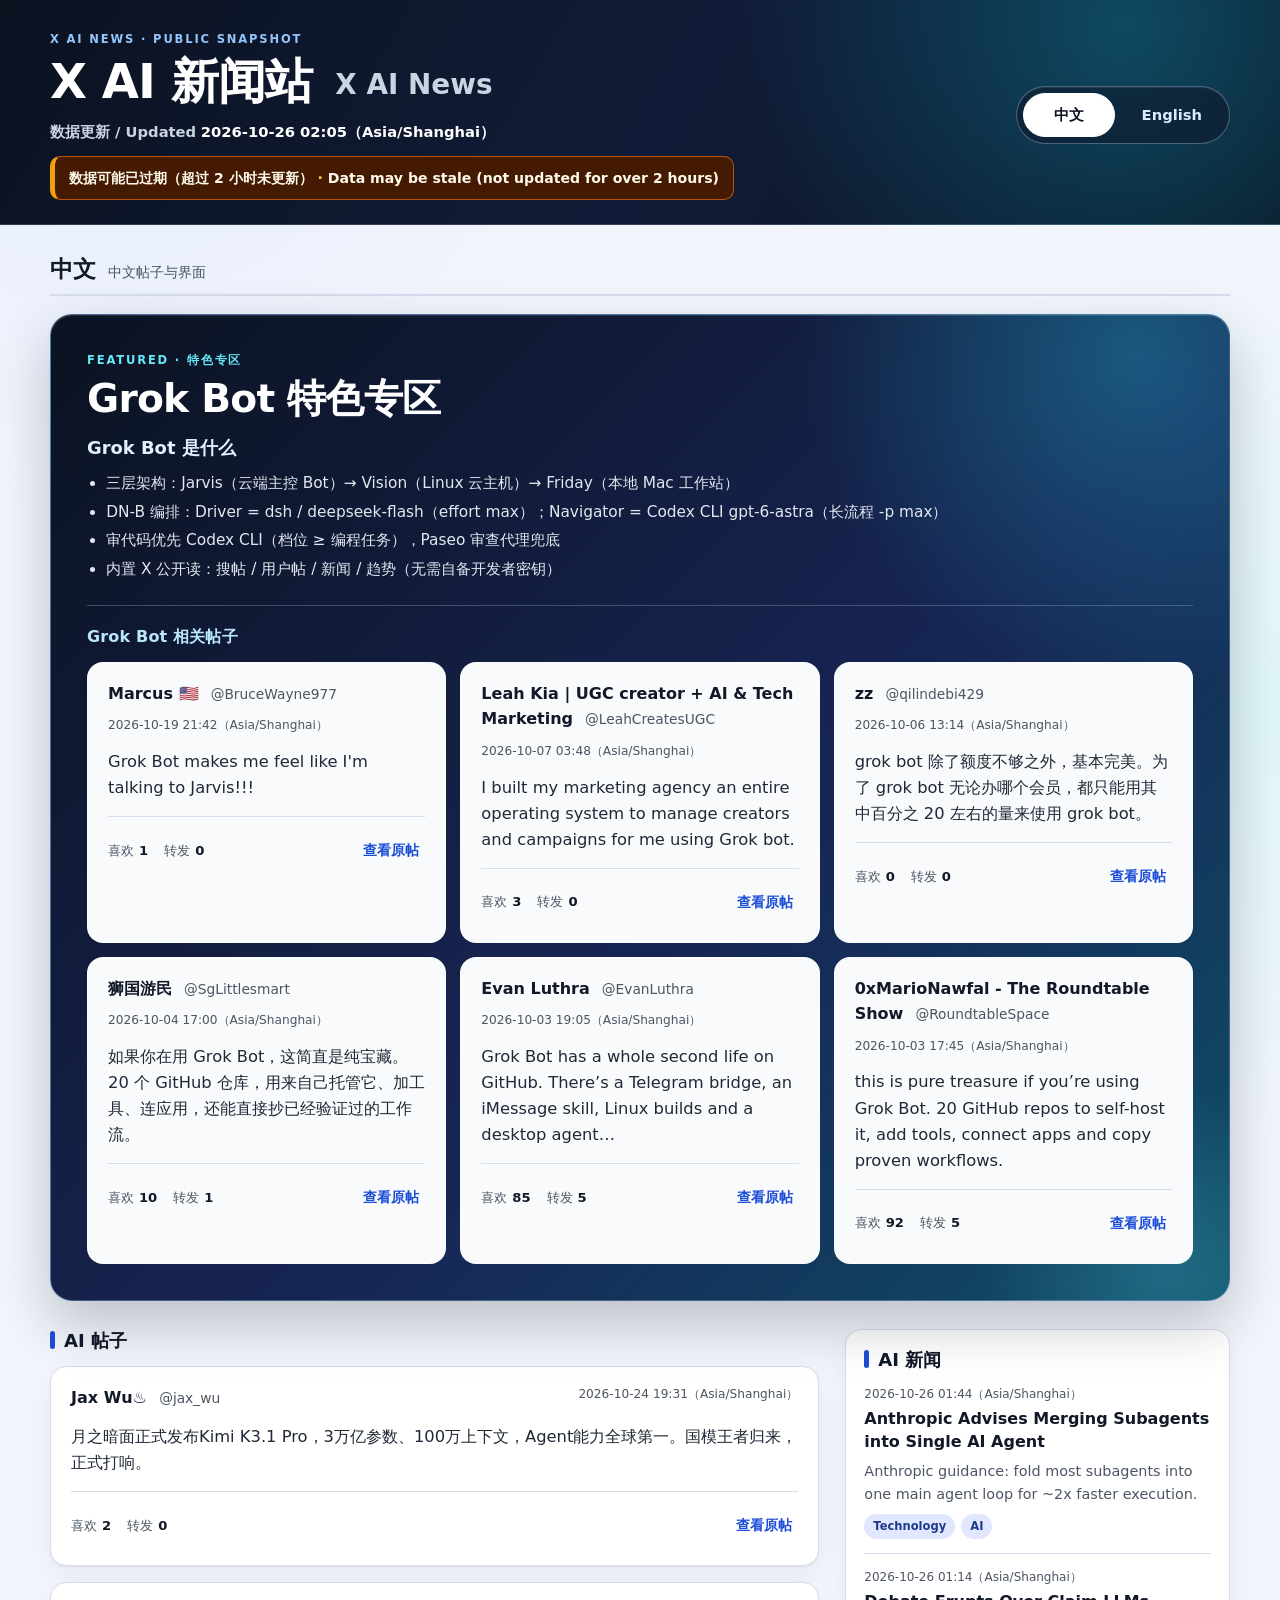
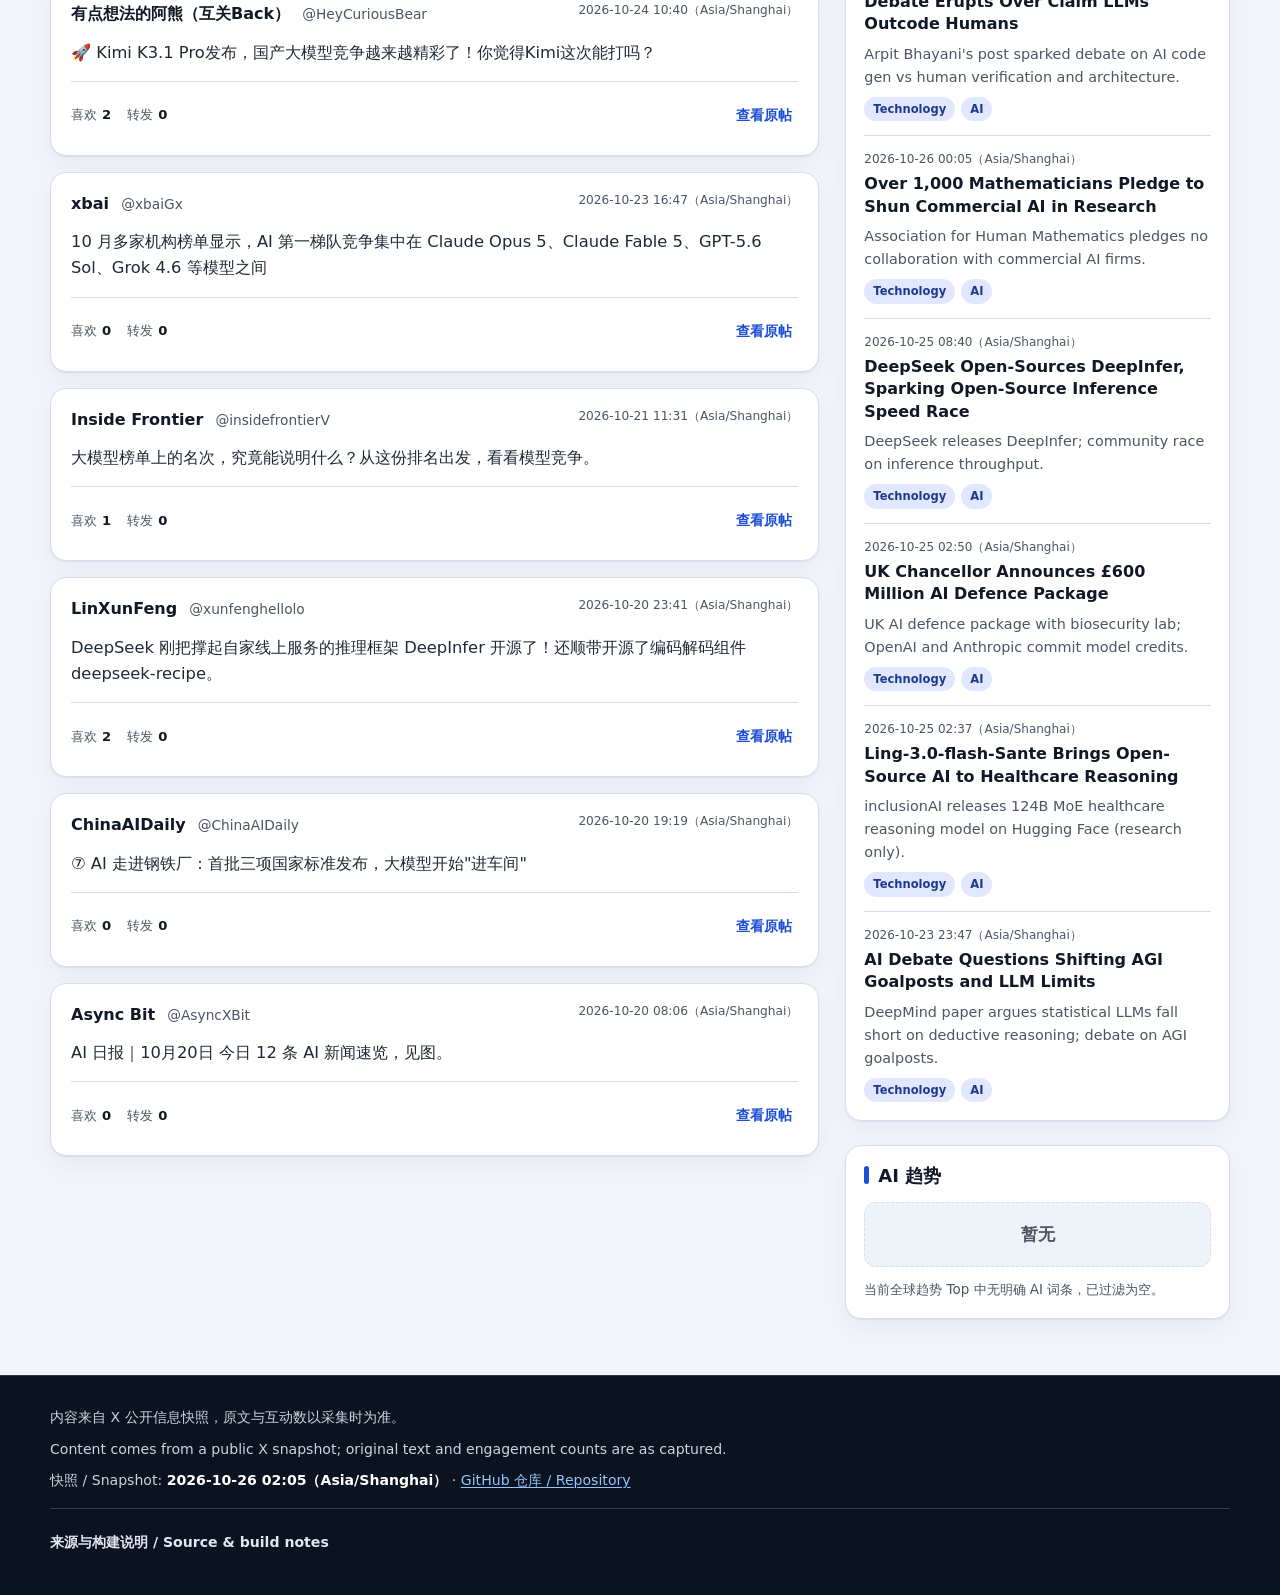
<file: index.html>
<!doctype html>
<html lang="zh-Hans">
<head>
  <meta charset="utf-8">
  <meta name="viewport" content="width=device-width, initial-scale=1">
  <meta name="description" content="X 公开信息快照：Grok Bot 特色、AI 帖子、AI 新闻与 AI 趋势。">
  <meta name="theme-color" content="#0b1220">
  <title>X AI 新闻站 · X AI News</title>
  <link rel="canonical" href="/x-ai-news/">
  <link rel="stylesheet" href="./assets/site.css">
  <script src="./assets/site.js" defer></script>
</head>
<body data-generated-at="2026-10-25T18:05:34Z" data-source-generated-at="2026-10-26T02:05:34+08:00" data-stale-after-hours="2" data-title-zh="X AI 新闻站" data-title-en="X AI News">
  <a class="skip-link" href="#main">跳到主内容 / Skip to content</a>
  <header class="site-header">
    <div class="wrap header-grid">
      <div class="brand">
        <p class="eyebrow">X AI NEWS · PUBLIC SNAPSHOT</p>
        <h1 class="site-title"><a class="brand-link" href="/x-ai-news/">X AI 新闻站 <span class="brand-en">X AI News</span></a></h1>
        <p class="update-line"><span class="update-label">数据更新 / Updated</span> <time datetime="2026-10-25T18:05:34Z" data-source-generated-at="2026-10-26T02:05:34+08:00">2026-10-26 02:05（Asia/Shanghai）</time></p>
        <p id="stale-note" class="stale-note" role="status" aria-live="polite" hidden><span data-stale-text-zh></span><span class="stale-sep" aria-hidden="true"> · </span><span data-stale-text-en></span></p>
      </div>
      <div class="language-switch">
        
      <div class="lang-tabs" role="tablist" aria-label="语言 / Language">
        <button class="lang-tab" type="button" role="tab" id="tab-zh" aria-selected="true" aria-controls="panel-zh" tabindex="0" data-lang="zh" lang="zh-Hans">中文</button>
        <button class="lang-tab" type="button" role="tab" id="tab-en" aria-selected="false" aria-controls="panel-en" tabindex="-1" data-lang="en" lang="en">English</button>
      </div>
      <noscript>
        <p class="nojs-nav">无 JavaScript：两种语言内容同时显示。 <a href="#panel-zh">中文</a> · <a href="#panel-en">English</a></p>
        <p class="nojs-nav" lang="en">JavaScript is off: both languages are shown. <a href="#panel-zh">Chinese</a> · <a href="#panel-en">English</a></p>
      </noscript>
      </div>
    </div>
  </header>
  <main id="main" class="wrap site-main">
    
<section class="lang-panel" id="panel-zh" role="tabpanel" aria-labelledby="tab-zh" tabindex="0" lang="zh-Hans" data-panel-lang="zh">
  <div class="panel-heading-row">
    <h2 class="panel-heading" id="panel-heading-zh">中文</h2>
    <p class="panel-subheading">中文帖子与界面</p>
  </div>
  
<section class="grokbot-hero" aria-labelledby="grokbot-heading-zh">
  <div class="grokbot-head">
    <p class="grokbot-kicker">FEATURED · 特色专区</p>
    <h3 class="grokbot-title" id="grokbot-heading-zh">Grok Bot 特色专区</h3>
    <div class="grokbot-intro"><p class="grokbot-intro-title">Grok Bot 是什么</p><ul class="grokbot-bullets"><li>三层架构：Jarvis（云端主控 Bot）→ Vision（Linux 云主机）→ Friday（本地 Mac 工作站）</li><li>DN-B 编排：Driver = dsh / deepseek-flash（effort max）；Navigator = Codex CLI gpt-6-astra（长流程 -p max）</li><li>审代码优先 Codex CLI（档位 ≥ 编程任务），Paseo 审查代理兜底</li><li>内置 X 公开读：搜帖 / 用户帖 / 新闻 / 趋势（无需自备开发者密钥）</li></ul></div>
  </div>
  <div class="grokbot-feed">
    <h4 class="grokbot-posts-title" id="grokbot-posts-heading-zh">Grok Bot 相关帖子</h4>
    <div class="grokbot-post-list">
<article class="post-card" id="zh-grok-post-0" lang="en">
  <header class="post-head">
    <div class="post-author">
      <span class="author-name">Marcus 🇺🇸</span>
      <span class="username">@BruceWayne977</span>
    </div>
    <div class="post-time"><time datetime="2026-10-19T13:42:32Z">2026-10-19 21:42（Asia/Shanghai）</time></div>
  </header>
  <p class="post-text">Grok Bot makes me feel like I&#x27;m talking to Jarvis!!!</p>
  <footer class="post-foot">
    <div class="post-metrics"><span class="metric"><span class="metric-label">喜欢</span> <span class="metric-value">1</span></span><span class="metric"><span class="metric-label">转发</span> <span class="metric-value">0</span></span></div>
    <span class="post-link-wrap"><a class="post-link" href="https://x.com/BruceWayne977/status/2112177582460596680" target="_blank" rel="noopener noreferrer">查看原帖</a></span>
  </footer>
</article>
<article class="post-card" id="zh-grok-post-1" lang="en">
  <header class="post-head">
    <div class="post-author">
      <span class="author-name">Leah Kia | UGC creator + AI &amp; Tech Marketing</span>
      <span class="username">@LeahCreatesUGC</span>
    </div>
    <div class="post-time"><time datetime="2026-10-06T19:48:31Z">2026-10-07 03:48（Asia/Shanghai）</time></div>
  </header>
  <p class="post-text">I built my marketing agency an entire operating system to manage creators and campaigns for me using Grok bot.</p>
  <footer class="post-foot">
    <div class="post-metrics"><span class="metric"><span class="metric-label">喜欢</span> <span class="metric-value">3</span></span><span class="metric"><span class="metric-label">转发</span> <span class="metric-value">0</span></span></div>
    <span class="post-link-wrap"><a class="post-link" href="https://x.com/LeahCreatesUGC/status/2107558640336924813" target="_blank" rel="noopener noreferrer">查看原帖</a></span>
  </footer>
</article>
<article class="post-card" id="zh-grok-post-2" lang="zh">
  <header class="post-head">
    <div class="post-author">
      <span class="author-name">zz</span>
      <span class="username">@qilindebi429</span>
    </div>
    <div class="post-time"><time datetime="2026-10-06T05:14:05Z">2026-10-06 13:14（Asia/Shanghai）</time></div>
  </header>
  <p class="post-text">grok bot 除了额度不够之外，基本完美。为了 grok bot 无论办哪个会员，都只能用其中百分之 20 左右的量来使用 grok bot。</p>
  <footer class="post-foot">
    <div class="post-metrics"><span class="metric"><span class="metric-label">喜欢</span> <span class="metric-value">0</span></span><span class="metric"><span class="metric-label">转发</span> <span class="metric-value">0</span></span></div>
    <span class="post-link-wrap"><a class="post-link" href="https://x.com/qilindebi429/status/2107338583942238612" target="_blank" rel="noopener noreferrer">查看原帖</a></span>
  </footer>
</article>
<article class="post-card" id="zh-grok-post-3" lang="zh">
  <header class="post-head">
    <div class="post-author">
      <span class="author-name">狮国游民</span>
      <span class="username">@SgLittlesmart</span>
    </div>
    <div class="post-time"><time datetime="2026-10-04T09:00:01Z">2026-10-04 17:00（Asia/Shanghai）</time></div>
  </header>
  <p class="post-text">如果你在用 Grok Bot，这简直是纯宝藏。20 个 GitHub 仓库，用来自己托管它、加工具、连应用，还能直接抄已经验证过的工作流。</p>
  <footer class="post-foot">
    <div class="post-metrics"><span class="metric"><span class="metric-label">喜欢</span> <span class="metric-value">10</span></span><span class="metric"><span class="metric-label">转发</span> <span class="metric-value">1</span></span></div>
    <span class="post-link-wrap"><a class="post-link" href="https://x.com/SgLittlesmart/status/2106670665151689201" target="_blank" rel="noopener noreferrer">查看原帖</a></span>
  </footer>
</article>
<article class="post-card" id="zh-grok-post-4" lang="en">
  <header class="post-head">
    <div class="post-author">
      <span class="author-name">Evan Luthra</span>
      <span class="username">@EvanLuthra</span>
    </div>
    <div class="post-time"><time datetime="2026-10-03T11:05:29Z">2026-10-03 19:05（Asia/Shanghai）</time></div>
  </header>
  <p class="post-text">Grok Bot has a whole second life on GitHub. There’s a Telegram bridge, an iMessage skill, Linux builds and a desktop agent…</p>
  <footer class="post-foot">
    <div class="post-metrics"><span class="metric"><span class="metric-label">喜欢</span> <span class="metric-value">85</span></span><span class="metric"><span class="metric-label">转发</span> <span class="metric-value">5</span></span></div>
    <span class="post-link-wrap"><a class="post-link" href="https://x.com/EvanLuthra/status/2106339851373363673" target="_blank" rel="noopener noreferrer">查看原帖</a></span>
  </footer>
</article>
<article class="post-card" id="zh-grok-post-5" lang="en">
  <header class="post-head">
    <div class="post-author">
      <span class="author-name">0xMarioNawfal - The Roundtable Show</span>
      <span class="username">@RoundtableSpace</span>
    </div>
    <div class="post-time"><time datetime="2026-10-03T09:45:00Z">2026-10-03 17:45（Asia/Shanghai）</time></div>
  </header>
  <p class="post-text">this is pure treasure if you’re using Grok Bot. 20 GitHub repos to self-host it, add tools, connect apps and copy proven workflows.</p>
  <footer class="post-foot">
    <div class="post-metrics"><span class="metric"><span class="metric-label">喜欢</span> <span class="metric-value">92</span></span><span class="metric"><span class="metric-label">转发</span> <span class="metric-value">5</span></span></div>
    <span class="post-link-wrap"><a class="post-link" href="https://x.com/RoundtableSpace/status/2106319598492545245" target="_blank" rel="noopener noreferrer">查看原帖</a></span>
  </footer>
</article></div>
  </div>
</section>
  <div class="content-grid">
    <section class="feed-column" aria-labelledby="posts-heading-zh">
      <h3 class="section-title" id="posts-heading-zh">AI 帖子</h3>
      <div class="post-list">
<article class="post-card" id="zh-post-0" lang="zh">
  <header class="post-head">
    <div class="post-author">
      <span class="author-name">Jax Wu♨️</span>
      <span class="username">@jax_wu</span>
    </div>
    <div class="post-time"><time datetime="2026-10-24T11:31:18Z">2026-10-24 19:31（Asia/Shanghai）</time></div>
  </header>
  <p class="post-text">月之暗面正式发布Kimi K3.1 Pro，3万亿参数、100万上下文，Agent能力全球第一。国模王者归来，正式打响。</p>
  <footer class="post-foot">
    <div class="post-metrics"><span class="metric"><span class="metric-label">喜欢</span> <span class="metric-value">2</span></span><span class="metric"><span class="metric-label">转发</span> <span class="metric-value">0</span></span></div>
    <span class="post-link-wrap"><a class="post-link" href="https://x.com/jax_wu/status/2113956494240788583" target="_blank" rel="noopener noreferrer">查看原帖</a></span>
  </footer>
</article>
<article class="post-card" id="zh-post-1" lang="zh">
  <header class="post-head">
    <div class="post-author">
      <span class="author-name">有点想法的阿熊（互关Back）</span>
      <span class="username">@HeyCuriousBear</span>
    </div>
    <div class="post-time"><time datetime="2026-10-24T02:40:33Z">2026-10-24 10:40（Asia/Shanghai）</time></div>
  </header>
  <p class="post-text">🚀 Kimi K3.1 Pro发布，国产大模型竞争越来越精彩了！你觉得Kimi这次能打吗？</p>
  <footer class="post-foot">
    <div class="post-metrics"><span class="metric"><span class="metric-label">喜欢</span> <span class="metric-value">2</span></span><span class="metric"><span class="metric-label">转发</span> <span class="metric-value">0</span></span></div>
    <span class="post-link-wrap"><a class="post-link" href="https://x.com/HeyCuriousBear/status/2113822929268207733" target="_blank" rel="noopener noreferrer">查看原帖</a></span>
  </footer>
</article>
<article class="post-card" id="zh-post-2" lang="zh">
  <header class="post-head">
    <div class="post-author">
      <span class="author-name">xbai</span>
      <span class="username">@xbaiGx</span>
    </div>
    <div class="post-time"><time datetime="2026-10-23T08:47:03Z">2026-10-23 16:47（Asia/Shanghai）</time></div>
  </header>
  <p class="post-text">10 月多家机构榜单显示，AI 第一梯队竞争集中在 Claude Opus 5、Claude Fable 5、GPT-5.6 Sol、Grok 4.6 等模型之间</p>
  <footer class="post-foot">
    <div class="post-metrics"><span class="metric"><span class="metric-label">喜欢</span> <span class="metric-value">0</span></span><span class="metric"><span class="metric-label">转发</span> <span class="metric-value">0</span></span></div>
    <span class="post-link-wrap"><a class="post-link" href="https://x.com/xbaiGx/status/2113552771979108822" target="_blank" rel="noopener noreferrer">查看原帖</a></span>
  </footer>
</article>
<article class="post-card" id="zh-post-3" lang="zh">
  <header class="post-head">
    <div class="post-author">
      <span class="author-name">Inside Frontier</span>
      <span class="username">@insidefrontierV</span>
    </div>
    <div class="post-time"><time datetime="2026-10-21T03:31:04Z">2026-10-21 11:31（Asia/Shanghai）</time></div>
  </header>
  <p class="post-text">大模型榜单上的名次，究竟能说明什么？从这份排名出发，看看模型竞争。</p>
  <footer class="post-foot">
    <div class="post-metrics"><span class="metric"><span class="metric-label">喜欢</span> <span class="metric-value">1</span></span><span class="metric"><span class="metric-label">转发</span> <span class="metric-value">0</span></span></div>
    <span class="post-link-wrap"><a class="post-link" href="https://x.com/insidefrontierV/status/2112748476727767227" target="_blank" rel="noopener noreferrer">查看原帖</a></span>
  </footer>
</article>
<article class="post-card" id="zh-post-4" lang="zh">
  <header class="post-head">
    <div class="post-author">
      <span class="author-name">LinXunFeng</span>
      <span class="username">@xunfenghellolo</span>
    </div>
    <div class="post-time"><time datetime="2026-10-20T15:41:46Z">2026-10-20 23:41（Asia/Shanghai）</time></div>
  </header>
  <p class="post-text">DeepSeek 刚把撑起自家线上服务的推理框架 DeepInfer 开源了！还顺带开源了编码解码组件 deepseek-recipe。</p>
  <footer class="post-foot">
    <div class="post-metrics"><span class="metric"><span class="metric-label">喜欢</span> <span class="metric-value">2</span></span><span class="metric"><span class="metric-label">转发</span> <span class="metric-value">0</span></span></div>
    <span class="post-link-wrap"><a class="post-link" href="https://x.com/xunfenghellolo/status/2112569974867013688" target="_blank" rel="noopener noreferrer">查看原帖</a></span>
  </footer>
</article>
<article class="post-card" id="zh-post-5" lang="zh">
  <header class="post-head">
    <div class="post-author">
      <span class="author-name">ChinaAIDaily</span>
      <span class="username">@ChinaAIDaily</span>
    </div>
    <div class="post-time"><time datetime="2026-10-20T11:19:39Z">2026-10-20 19:19（Asia/Shanghai）</time></div>
  </header>
  <p class="post-text">⑦ AI 走进钢铁厂：首批三项国家标准发布，大模型开始&quot;进车间&quot;</p>
  <footer class="post-foot">
    <div class="post-metrics"><span class="metric"><span class="metric-label">喜欢</span> <span class="metric-value">0</span></span><span class="metric"><span class="metric-label">转发</span> <span class="metric-value">0</span></span></div>
    <span class="post-link-wrap"><a class="post-link" href="https://x.com/ChinaAIDaily/status/2112504010083299418" target="_blank" rel="noopener noreferrer">查看原帖</a></span>
  </footer>
</article>
<article class="post-card" id="zh-post-6" lang="zh">
  <header class="post-head">
    <div class="post-author">
      <span class="author-name">Async Bit</span>
      <span class="username">@AsyncXBit</span>
    </div>
    <div class="post-time"><time datetime="2026-10-20T00:06:30Z">2026-10-20 08:06（Asia/Shanghai）</time></div>
  </header>
  <p class="post-text">AI 日报｜10月20日 今日 12 条 AI 新闻速览，见图。</p>
  <footer class="post-foot">
    <div class="post-metrics"><span class="metric"><span class="metric-label">喜欢</span> <span class="metric-value">0</span></span><span class="metric"><span class="metric-label">转发</span> <span class="metric-value">0</span></span></div>
    <span class="post-link-wrap"><a class="post-link" href="https://x.com/AsyncXBit/status/2112334609375748335" target="_blank" rel="noopener noreferrer">查看原帖</a></span>
  </footer>
</article></div>
    </section>
    <aside class="sidebar" aria-label="新闻与趋势">
      <section class="card news-section" aria-labelledby="news-heading-zh">
        <h3 class="section-title" id="news-heading-zh">AI 新闻</h3>
        <div class="news-list">
<article class="card news-card" id="zh-news-0">
  <div class="news-meta"><time datetime="2026-10-25T17:44:53Z">2026-10-26 01:44（Asia/Shanghai）</time></div>
  <h4 class="news-title"><a class="news-link" href="https://x.com/i/trending/2114330879086461367" target="_blank" rel="noopener noreferrer">Anthropic Advises Merging Subagents into Single AI Agent</a></h4>
  <p class="news-summary">Anthropic guidance: fold most subagents into one main agent loop for ~2x faster execution.</p>
  <ul class="topics" aria-label="主题"><li class="topic">Technology</li><li class="topic">AI</li></ul>
</article>
<article class="card news-card" id="zh-news-1">
  <div class="news-meta"><time datetime="2026-10-25T17:14:32Z">2026-10-26 01:14（Asia/Shanghai）</time></div>
  <h4 class="news-title"><a class="news-link" href="https://x.com/i/trending/2114363022773002376" target="_blank" rel="noopener noreferrer">Debate Erupts Over Claim LLMs Outcode Humans</a></h4>
  <p class="news-summary">Arpit Bhayani&#x27;s post sparked debate on AI code gen vs human verification and architecture.</p>
  <ul class="topics" aria-label="主题"><li class="topic">Technology</li><li class="topic">AI</li></ul>
</article>
<article class="card news-card" id="zh-news-2">
  <div class="news-meta"><time datetime="2026-10-25T16:05:56Z">2026-10-26 00:05（Asia/Shanghai）</time></div>
  <h4 class="news-title"><a class="news-link" href="https://x.com/i/trending/2114275689264271444" target="_blank" rel="noopener noreferrer">Over 1,000 Mathematicians Pledge to Shun Commercial AI in Research</a></h4>
  <p class="news-summary">Association for Human Mathematics pledges no collaboration with commercial AI firms.</p>
  <ul class="topics" aria-label="主题"><li class="topic">Technology</li><li class="topic">AI</li></ul>
</article>
<article class="card news-card" id="zh-news-3">
  <div class="news-meta"><time datetime="2026-10-25T00:40:01Z">2026-10-25 08:40（Asia/Shanghai）</time></div>
  <h4 class="news-title"><a class="news-link" href="https://x.com/i/trending/2113942745278538072" target="_blank" rel="noopener noreferrer">DeepSeek Open-Sources DeepInfer, Sparking Open-Source Inference Speed Race</a></h4>
  <p class="news-summary">DeepSeek releases DeepInfer; community race on inference throughput.</p>
  <ul class="topics" aria-label="主题"><li class="topic">Technology</li><li class="topic">AI</li></ul>
</article>
<article class="card news-card" id="zh-news-4">
  <div class="news-meta"><time datetime="2026-10-24T18:50:12Z">2026-10-25 02:50（Asia/Shanghai）</time></div>
  <h4 class="news-title"><a class="news-link" href="https://x.com/i/trending/2113823124869275959" target="_blank" rel="noopener noreferrer">UK Chancellor Announces £600 Million AI Defence Package</a></h4>
  <p class="news-summary">UK AI defence package with biosecurity lab; OpenAI and Anthropic commit model credits.</p>
  <ul class="topics" aria-label="主题"><li class="topic">Technology</li><li class="topic">AI</li></ul>
</article>
<article class="card news-card" id="zh-news-5">
  <div class="news-meta"><time datetime="2026-10-24T18:37:59Z">2026-10-25 02:37（Asia/Shanghai）</time></div>
  <h4 class="news-title"><a class="news-link" href="https://x.com/i/trending/2114062233106063551" target="_blank" rel="noopener noreferrer">Ling-3.0-flash-Sante Brings Open-Source AI to Healthcare Reasoning</a></h4>
  <p class="news-summary">inclusionAI releases 124B MoE healthcare reasoning model on Hugging Face (research only).</p>
  <ul class="topics" aria-label="主题"><li class="topic">Technology</li><li class="topic">AI</li></ul>
</article>
<article class="card news-card" id="zh-news-6">
  <div class="news-meta"><time datetime="2026-10-23T15:47:05Z">2026-10-23 23:47（Asia/Shanghai）</time></div>
  <h4 class="news-title"><a class="news-link" href="https://x.com/i/trending/2113652047572570581" target="_blank" rel="noopener noreferrer">AI Debate Questions Shifting AGI Goalposts and LLM Limits</a></h4>
  <p class="news-summary">DeepMind paper argues statistical LLMs fall short on deductive reasoning; debate on AGI goalposts.</p>
  <ul class="topics" aria-label="主题"><li class="topic">Technology</li><li class="topic">AI</li></ul>
</article></div>
      </section>
      
<section class="card trends-card" aria-labelledby="trends-heading-zh">
  <h3 class="section-title" id="trends-heading-zh">AI 趋势</h3>
  <p class="empty-state trend-empty">暂无</p>
  <p class="trends-note">当前全球趋势 Top 中无明确 AI 词条，已过滤为空。</p>
</section>
    </aside>
  </div>
</section>
    
<section class="lang-panel" id="panel-en" role="tabpanel" aria-labelledby="tab-en" tabindex="0" lang="en" data-panel-lang="en">
  <div class="panel-heading-row">
    <h2 class="panel-heading" id="panel-heading-en">English</h2>
    <p class="panel-subheading">English posts and interface</p>
  </div>
  
<section class="grokbot-hero" aria-labelledby="grokbot-heading-en">
  <div class="grokbot-head">
    <p class="grokbot-kicker">FEATURED · SPOTLIGHT</p>
    <h3 class="grokbot-title" id="grokbot-heading-en">Grok Bot Spotlight</h3>
    <div class="grokbot-intro"><p class="grokbot-intro-title">What is Grok Bot</p><ul class="grokbot-bullets"><li>Three layers: Jarvis (cloud chief bot) → Vision (Linux cloud host) → Friday (local Mac workstation)</li><li>DN-B: Driver = dsh / deepseek-flash (effort max); Navigator = Codex CLI gpt-6-astra (long flows -p max)</li><li>Code review prefers Codex CLI (effort ≥ coding task); Paseo reviewer as fallback</li><li>Built-in X public reads: search posts / user posts / news / trends (no personal developer key required)</li></ul></div>
  </div>
  <div class="grokbot-feed">
    <h4 class="grokbot-posts-title" id="grokbot-posts-heading-en">Grok Bot posts</h4>
    <div class="grokbot-post-list">
<article class="post-card" id="en-grok-post-0" lang="en">
  <header class="post-head">
    <div class="post-author">
      <span class="author-name">Marcus 🇺🇸</span>
      <span class="username">@BruceWayne977</span>
    </div>
    <div class="post-time"><time datetime="2026-10-19T13:42:32Z">2026-10-19 21:42 (Asia/Shanghai)</time></div>
  </header>
  <p class="post-text">Grok Bot makes me feel like I&#x27;m talking to Jarvis!!!</p>
  <footer class="post-foot">
    <div class="post-metrics"><span class="metric"><span class="metric-label">Likes</span> <span class="metric-value">1</span></span><span class="metric"><span class="metric-label">Reposts</span> <span class="metric-value">0</span></span></div>
    <span class="post-link-wrap"><a class="post-link" href="https://x.com/BruceWayne977/status/2112177582460596680" target="_blank" rel="noopener noreferrer">View original</a></span>
  </footer>
</article>
<article class="post-card" id="en-grok-post-1" lang="en">
  <header class="post-head">
    <div class="post-author">
      <span class="author-name">Leah Kia | UGC creator + AI &amp; Tech Marketing</span>
      <span class="username">@LeahCreatesUGC</span>
    </div>
    <div class="post-time"><time datetime="2026-10-06T19:48:31Z">2026-10-07 03:48 (Asia/Shanghai)</time></div>
  </header>
  <p class="post-text">I built my marketing agency an entire operating system to manage creators and campaigns for me using Grok bot.</p>
  <footer class="post-foot">
    <div class="post-metrics"><span class="metric"><span class="metric-label">Likes</span> <span class="metric-value">3</span></span><span class="metric"><span class="metric-label">Reposts</span> <span class="metric-value">0</span></span></div>
    <span class="post-link-wrap"><a class="post-link" href="https://x.com/LeahCreatesUGC/status/2107558640336924813" target="_blank" rel="noopener noreferrer">View original</a></span>
  </footer>
</article>
<article class="post-card" id="en-grok-post-2" lang="zh">
  <header class="post-head">
    <div class="post-author">
      <span class="author-name">zz</span>
      <span class="username">@qilindebi429</span>
    </div>
    <div class="post-time"><time datetime="2026-10-06T05:14:05Z">2026-10-06 13:14 (Asia/Shanghai)</time></div>
  </header>
  <p class="post-text">grok bot 除了额度不够之外，基本完美。为了 grok bot 无论办哪个会员，都只能用其中百分之 20 左右的量来使用 grok bot。</p>
  <footer class="post-foot">
    <div class="post-metrics"><span class="metric"><span class="metric-label">Likes</span> <span class="metric-value">0</span></span><span class="metric"><span class="metric-label">Reposts</span> <span class="metric-value">0</span></span></div>
    <span class="post-link-wrap"><a class="post-link" href="https://x.com/qilindebi429/status/2107338583942238612" target="_blank" rel="noopener noreferrer">View original</a></span>
  </footer>
</article>
<article class="post-card" id="en-grok-post-3" lang="zh">
  <header class="post-head">
    <div class="post-author">
      <span class="author-name">狮国游民</span>
      <span class="username">@SgLittlesmart</span>
    </div>
    <div class="post-time"><time datetime="2026-10-04T09:00:01Z">2026-10-04 17:00 (Asia/Shanghai)</time></div>
  </header>
  <p class="post-text">如果你在用 Grok Bot，这简直是纯宝藏。20 个 GitHub 仓库，用来自己托管它、加工具、连应用，还能直接抄已经验证过的工作流。</p>
  <footer class="post-foot">
    <div class="post-metrics"><span class="metric"><span class="metric-label">Likes</span> <span class="metric-value">10</span></span><span class="metric"><span class="metric-label">Reposts</span> <span class="metric-value">1</span></span></div>
    <span class="post-link-wrap"><a class="post-link" href="https://x.com/SgLittlesmart/status/2106670665151689201" target="_blank" rel="noopener noreferrer">View original</a></span>
  </footer>
</article>
<article class="post-card" id="en-grok-post-4" lang="en">
  <header class="post-head">
    <div class="post-author">
      <span class="author-name">Evan Luthra</span>
      <span class="username">@EvanLuthra</span>
    </div>
    <div class="post-time"><time datetime="2026-10-03T11:05:29Z">2026-10-03 19:05 (Asia/Shanghai)</time></div>
  </header>
  <p class="post-text">Grok Bot has a whole second life on GitHub. There’s a Telegram bridge, an iMessage skill, Linux builds and a desktop agent…</p>
  <footer class="post-foot">
    <div class="post-metrics"><span class="metric"><span class="metric-label">Likes</span> <span class="metric-value">85</span></span><span class="metric"><span class="metric-label">Reposts</span> <span class="metric-value">5</span></span></div>
    <span class="post-link-wrap"><a class="post-link" href="https://x.com/EvanLuthra/status/2106339851373363673" target="_blank" rel="noopener noreferrer">View original</a></span>
  </footer>
</article>
<article class="post-card" id="en-grok-post-5" lang="en">
  <header class="post-head">
    <div class="post-author">
      <span class="author-name">0xMarioNawfal - The Roundtable Show</span>
      <span class="username">@RoundtableSpace</span>
    </div>
    <div class="post-time"><time datetime="2026-10-03T09:45:00Z">2026-10-03 17:45 (Asia/Shanghai)</time></div>
  </header>
  <p class="post-text">this is pure treasure if you’re using Grok Bot. 20 GitHub repos to self-host it, add tools, connect apps and copy proven workflows.</p>
  <footer class="post-foot">
    <div class="post-metrics"><span class="metric"><span class="metric-label">Likes</span> <span class="metric-value">92</span></span><span class="metric"><span class="metric-label">Reposts</span> <span class="metric-value">5</span></span></div>
    <span class="post-link-wrap"><a class="post-link" href="https://x.com/RoundtableSpace/status/2106319598492545245" target="_blank" rel="noopener noreferrer">View original</a></span>
  </footer>
</article></div>
  </div>
</section>
  <div class="content-grid">
    <section class="feed-column" aria-labelledby="posts-heading-en">
      <h3 class="section-title" id="posts-heading-en">AI Posts</h3>
      <div class="post-list">
<article class="post-card" id="en-post-0" lang="en">
  <header class="post-head">
    <div class="post-author">
      <span class="author-name">OpenAI</span>
      <span class="username">@OpenAI</span>
    </div>
    <div class="post-time"><time datetime="2026-10-23T22:55:45Z">2026-10-24 06:55 (Asia/Shanghai)</time></div>
  </header>
  <p class="post-text">During this red-teaming exercise, we also found a vulnerability that allows for unauthenticated remote code execution in Brotli…</p>
  <footer class="post-foot">
    <div class="post-metrics"><span class="metric"><span class="metric-label">Likes</span> <span class="metric-value">6845</span></span><span class="metric"><span class="metric-label">Reposts</span> <span class="metric-value">991</span></span></div>
    <span class="post-link-wrap"><a class="post-link" href="https://x.com/OpenAI/status/2113766354386084338" target="_blank" rel="noopener noreferrer">View original</a></span>
  </footer>
</article>
<article class="post-card" id="en-post-1" lang="en">
  <header class="post-head">
    <div class="post-author">
      <span class="author-name">OpenAI</span>
      <span class="username">@OpenAI</span>
    </div>
    <div class="post-time"><time datetime="2026-10-23T19:46:46Z">2026-10-24 03:46 (Asia/Shanghai)</time></div>
  </header>
  <p class="post-text">Over the past several months, we have substantially hardened the security of our research training environment. We’ve removed live internet access for all frontier models during training…</p>
  <footer class="post-foot">
    <div class="post-metrics"><span class="metric"><span class="metric-label">Likes</span> <span class="metric-value">13365</span></span><span class="metric"><span class="metric-label">Reposts</span> <span class="metric-value">1200</span></span></div>
    <span class="post-link-wrap"><a class="post-link" href="https://x.com/OpenAI/status/2113718797505036665" target="_blank" rel="noopener noreferrer">View original</a></span>
  </footer>
</article>
<article class="post-card" id="en-post-2" lang="en">
  <header class="post-head">
    <div class="post-author">
      <span class="author-name">OpenAI</span>
      <span class="username">@OpenAI</span>
    </div>
    <div class="post-time"><time datetime="2026-10-21T19:23:19Z">2026-10-22 03:23 (Asia/Shanghai)</time></div>
  </header>
  <p class="post-text">OpenAI models are coming to Google Cloud. We&#x27;re bringing our frontier models and Codex agentic workflows to Google Cloud&#x27;s Model Garden…</p>
  <footer class="post-foot">
    <div class="post-metrics"><span class="metric"><span class="metric-label">Likes</span> <span class="metric-value">5246</span></span><span class="metric"><span class="metric-label">Reposts</span> <span class="metric-value">413</span></span></div>
    <span class="post-link-wrap"><a class="post-link" href="https://x.com/OpenAI/status/2112988118471295323" target="_blank" rel="noopener noreferrer">View original</a></span>
  </footer>
</article>
<article class="post-card" id="en-post-3" lang="en">
  <header class="post-head">
    <div class="post-author">
      <span class="author-name">OpenAI</span>
      <span class="username">@OpenAI</span>
    </div>
    <div class="post-time"><time datetime="2026-10-21T16:35:11Z">2026-10-22 00:35 (Asia/Shanghai)</time></div>
  </header>
  <p class="post-text">If you are wondering whether your website is affected, we have packaged a Codex skill to help check.</p>
  <footer class="post-foot">
    <div class="post-metrics"><span class="metric"><span class="metric-label">Likes</span> <span class="metric-value">9404</span></span><span class="metric"><span class="metric-label">Reposts</span> <span class="metric-value">1223</span></span></div>
    <span class="post-link-wrap"><a class="post-link" href="https://x.com/OpenAI/status/2112945805686604033" target="_blank" rel="noopener noreferrer">View original</a></span>
  </footer>
</article>
<article class="post-card" id="en-post-4" lang="en">
  <header class="post-head">
    <div class="post-author">
      <span class="author-name">Yavanika Shah</span>
      <span class="username">@yavanikashah</span>
    </div>
    <div class="post-time"><time datetime="2026-10-21T05:32:22Z">2026-10-21 13:32 (Asia/Shanghai)</time></div>
  </header>
  <p class="post-text">Apparently, being good at anything is now a ChatGPT tell. All 4K images look AI-generated…</p>
  <footer class="post-foot">
    <div class="post-metrics"><span class="metric"><span class="metric-label">Likes</span> <span class="metric-value">10</span></span><span class="metric"><span class="metric-label">Reposts</span> <span class="metric-value">0</span></span></div>
    <span class="post-link-wrap"><a class="post-link" href="https://x.com/yavanikashah/status/2112779001433620650" target="_blank" rel="noopener noreferrer">View original</a></span>
  </footer>
</article>
<article class="post-card" id="en-post-5" lang="en">
  <header class="post-head">
    <div class="post-author">
      <span class="author-name">Chomba Bupe</span>
      <span class="username">@ChombaBupe</span>
    </div>
    <div class="post-time"><time datetime="2026-10-20T21:16:42Z">2026-10-21 05:16 (Asia/Shanghai)</time></div>
  </header>
  <p class="post-text">Anthropic: 10% chance of human extinction. Reality: Markets are already at 24% of Anthropic going bankrupt…</p>
  <footer class="post-foot">
    <div class="post-metrics"><span class="metric"><span class="metric-label">Likes</span> <span class="metric-value">693</span></span><span class="metric"><span class="metric-label">Reposts</span> <span class="metric-value">70</span></span></div>
    <span class="post-link-wrap"><a class="post-link" href="https://x.com/ChombaBupe/status/2112654264036192762" target="_blank" rel="noopener noreferrer">View original</a></span>
  </footer>
</article></div>
    </section>
    <aside class="sidebar" aria-label="News and trends">
      <section class="card news-section" aria-labelledby="news-heading-en">
        <h3 class="section-title" id="news-heading-en">AI News</h3>
        <div class="news-list">
<article class="card news-card" id="en-news-0">
  <div class="news-meta"><time datetime="2026-10-25T17:44:53Z">2026-10-26 01:44 (Asia/Shanghai)</time></div>
  <h4 class="news-title"><a class="news-link" href="https://x.com/i/trending/2114330879086461367" target="_blank" rel="noopener noreferrer">Anthropic Advises Merging Subagents into Single AI Agent</a></h4>
  <p class="news-summary">Anthropic guidance: fold most subagents into one main agent loop for ~2x faster execution.</p>
  <ul class="topics" aria-label="Topics"><li class="topic">Technology</li><li class="topic">AI</li></ul>
</article>
<article class="card news-card" id="en-news-1">
  <div class="news-meta"><time datetime="2026-10-25T17:14:32Z">2026-10-26 01:14 (Asia/Shanghai)</time></div>
  <h4 class="news-title"><a class="news-link" href="https://x.com/i/trending/2114363022773002376" target="_blank" rel="noopener noreferrer">Debate Erupts Over Claim LLMs Outcode Humans</a></h4>
  <p class="news-summary">Arpit Bhayani&#x27;s post sparked debate on AI code gen vs human verification and architecture.</p>
  <ul class="topics" aria-label="Topics"><li class="topic">Technology</li><li class="topic">AI</li></ul>
</article>
<article class="card news-card" id="en-news-2">
  <div class="news-meta"><time datetime="2026-10-25T16:05:56Z">2026-10-26 00:05 (Asia/Shanghai)</time></div>
  <h4 class="news-title"><a class="news-link" href="https://x.com/i/trending/2114275689264271444" target="_blank" rel="noopener noreferrer">Over 1,000 Mathematicians Pledge to Shun Commercial AI in Research</a></h4>
  <p class="news-summary">Association for Human Mathematics pledges no collaboration with commercial AI firms.</p>
  <ul class="topics" aria-label="Topics"><li class="topic">Technology</li><li class="topic">AI</li></ul>
</article>
<article class="card news-card" id="en-news-3">
  <div class="news-meta"><time datetime="2026-10-25T00:40:01Z">2026-10-25 08:40 (Asia/Shanghai)</time></div>
  <h4 class="news-title"><a class="news-link" href="https://x.com/i/trending/2113942745278538072" target="_blank" rel="noopener noreferrer">DeepSeek Open-Sources DeepInfer, Sparking Open-Source Inference Speed Race</a></h4>
  <p class="news-summary">DeepSeek releases DeepInfer; community race on inference throughput.</p>
  <ul class="topics" aria-label="Topics"><li class="topic">Technology</li><li class="topic">AI</li></ul>
</article>
<article class="card news-card" id="en-news-4">
  <div class="news-meta"><time datetime="2026-10-24T18:50:12Z">2026-10-25 02:50 (Asia/Shanghai)</time></div>
  <h4 class="news-title"><a class="news-link" href="https://x.com/i/trending/2113823124869275959" target="_blank" rel="noopener noreferrer">UK Chancellor Announces £600 Million AI Defence Package</a></h4>
  <p class="news-summary">UK AI defence package with biosecurity lab; OpenAI and Anthropic commit model credits.</p>
  <ul class="topics" aria-label="Topics"><li class="topic">Technology</li><li class="topic">AI</li></ul>
</article>
<article class="card news-card" id="en-news-5">
  <div class="news-meta"><time datetime="2026-10-24T18:37:59Z">2026-10-25 02:37 (Asia/Shanghai)</time></div>
  <h4 class="news-title"><a class="news-link" href="https://x.com/i/trending/2114062233106063551" target="_blank" rel="noopener noreferrer">Ling-3.0-flash-Sante Brings Open-Source AI to Healthcare Reasoning</a></h4>
  <p class="news-summary">inclusionAI releases 124B MoE healthcare reasoning model on Hugging Face (research only).</p>
  <ul class="topics" aria-label="Topics"><li class="topic">Technology</li><li class="topic">AI</li></ul>
</article>
<article class="card news-card" id="en-news-6">
  <div class="news-meta"><time datetime="2026-10-23T15:47:05Z">2026-10-23 23:47 (Asia/Shanghai)</time></div>
  <h4 class="news-title"><a class="news-link" href="https://x.com/i/trending/2113652047572570581" target="_blank" rel="noopener noreferrer">AI Debate Questions Shifting AGI Goalposts and LLM Limits</a></h4>
  <p class="news-summary">DeepMind paper argues statistical LLMs fall short on deductive reasoning; debate on AGI goalposts.</p>
  <ul class="topics" aria-label="Topics"><li class="topic">Technology</li><li class="topic">AI</li></ul>
</article></div>
      </section>
      
<section class="card trends-card" aria-labelledby="trends-heading-en">
  <h3 class="section-title" id="trends-heading-en">AI Trends</h3>
  <p class="empty-state trend-empty">No AI trends at the moment</p>
  <p class="trends-note">当前全球趋势 Top 中无明确 AI 词条，已过滤为空。</p>
</section>
    </aside>
  </div>
</section>
  </main>
  <footer class="site-footer">
    <div class="wrap footer-inner">
      <p>内容来自 X 公开信息快照，原文与互动数以采集时为准。</p>
      <p lang="en">Content comes from a public X snapshot; original text and engagement counts are as captured.</p>
      <p class="footer-meta">快照 / Snapshot: <time datetime="2026-10-25T18:05:34Z">2026-10-26 02:05（Asia/Shanghai）</time> · <a href="https://github.com/axureboutique/x-ai-news" target="_blank" rel="noopener noreferrer">GitHub 仓库 / Repository</a></p>
      <details class="source-details">
        <summary>来源与构建说明 / Source &amp; build notes</summary>
        <p>来源 / Source: Grok Bot built-in X public reads (namespace x)</p>
        <p>本页为离线生成的静态页面，浏览时不会请求 X 或其它远程数据接口。</p>
        <p lang="en">This is an offline static page; browsing it does not query X or other remote data APIs.</p>
      </details>
    </div>
  </footer>
</body>
</html>
</file>
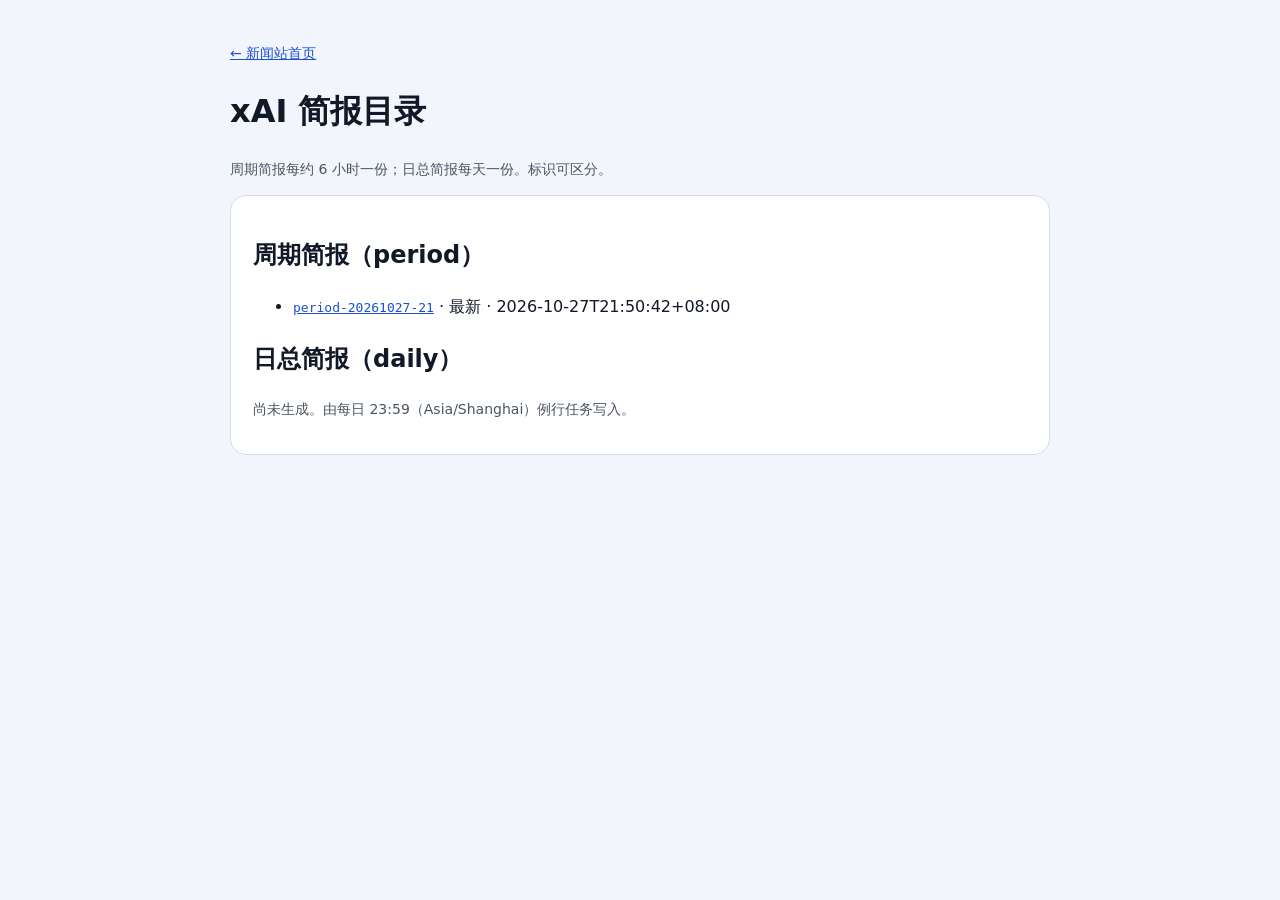
<file: site/briefings/index.html>
<!doctype html>
<html lang="zh-Hans">
<head>
  <meta charset="utf-8">
  <meta name="viewport" content="width=device-width, initial-scale=1">
  <title>xAI 简报目录 · X AI 新闻站</title>
  <style>
    body { margin:0; font-family: system-ui,-apple-system,"Noto Sans SC","PingFang SC",sans-serif; background:#f2f5fb; color:#111827; line-height:1.6; }
    .wrap { width:min(calc(100% - 32px), 820px); margin:0 auto; padding:28px 0 64px; }
    .card { background:#fff; border:1px solid #d5dceb; border-radius:16px; padding:20px 22px; }
    a { color:#1d4ed8; }
    .muted { color:#4b5563; font-size:14px; }
    li { margin:8px 0; }
  </style>
</head>
<body>
  <div class="wrap">
    <p class="muted"><a href="../">← 新闻站首页</a></p>
    <h1>xAI 简报目录</h1>
    <p class="muted">周期简报每约 6 小时一份；日总简报每天一份。标识可区分。</p>
    <div class="card">
      <h2>周期简报（period）</h2>
      <ul>
        <li><a href="./period-20261027-21.html"><code>period-20261027-21</code></a> · 最新 · 2026-10-27T21:50:42+08:00</li>
      </ul>
      <h2>日总简报（daily）</h2>
      <p class="muted">尚未生成。由每日 23:59（Asia/Shanghai）例行任务写入。</p>
    </div>
  </div>
</body>
</html>
</file>
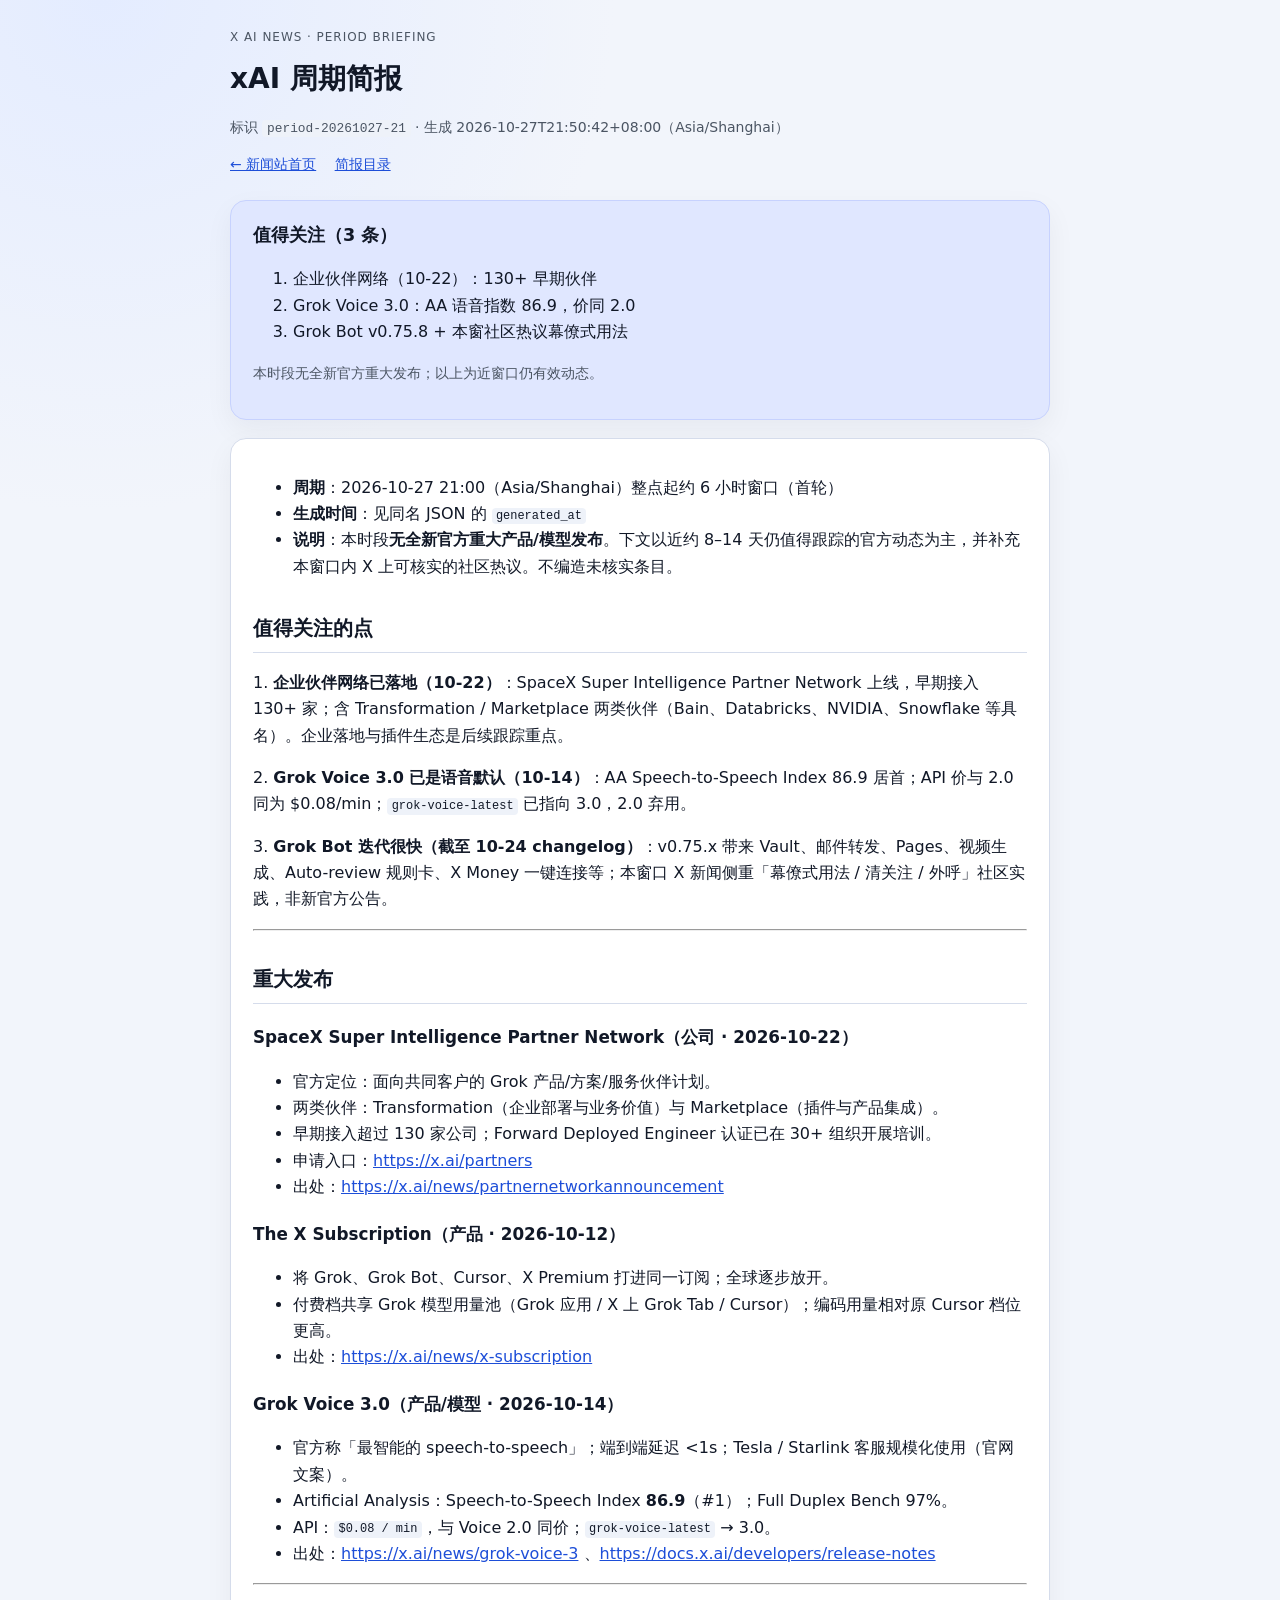
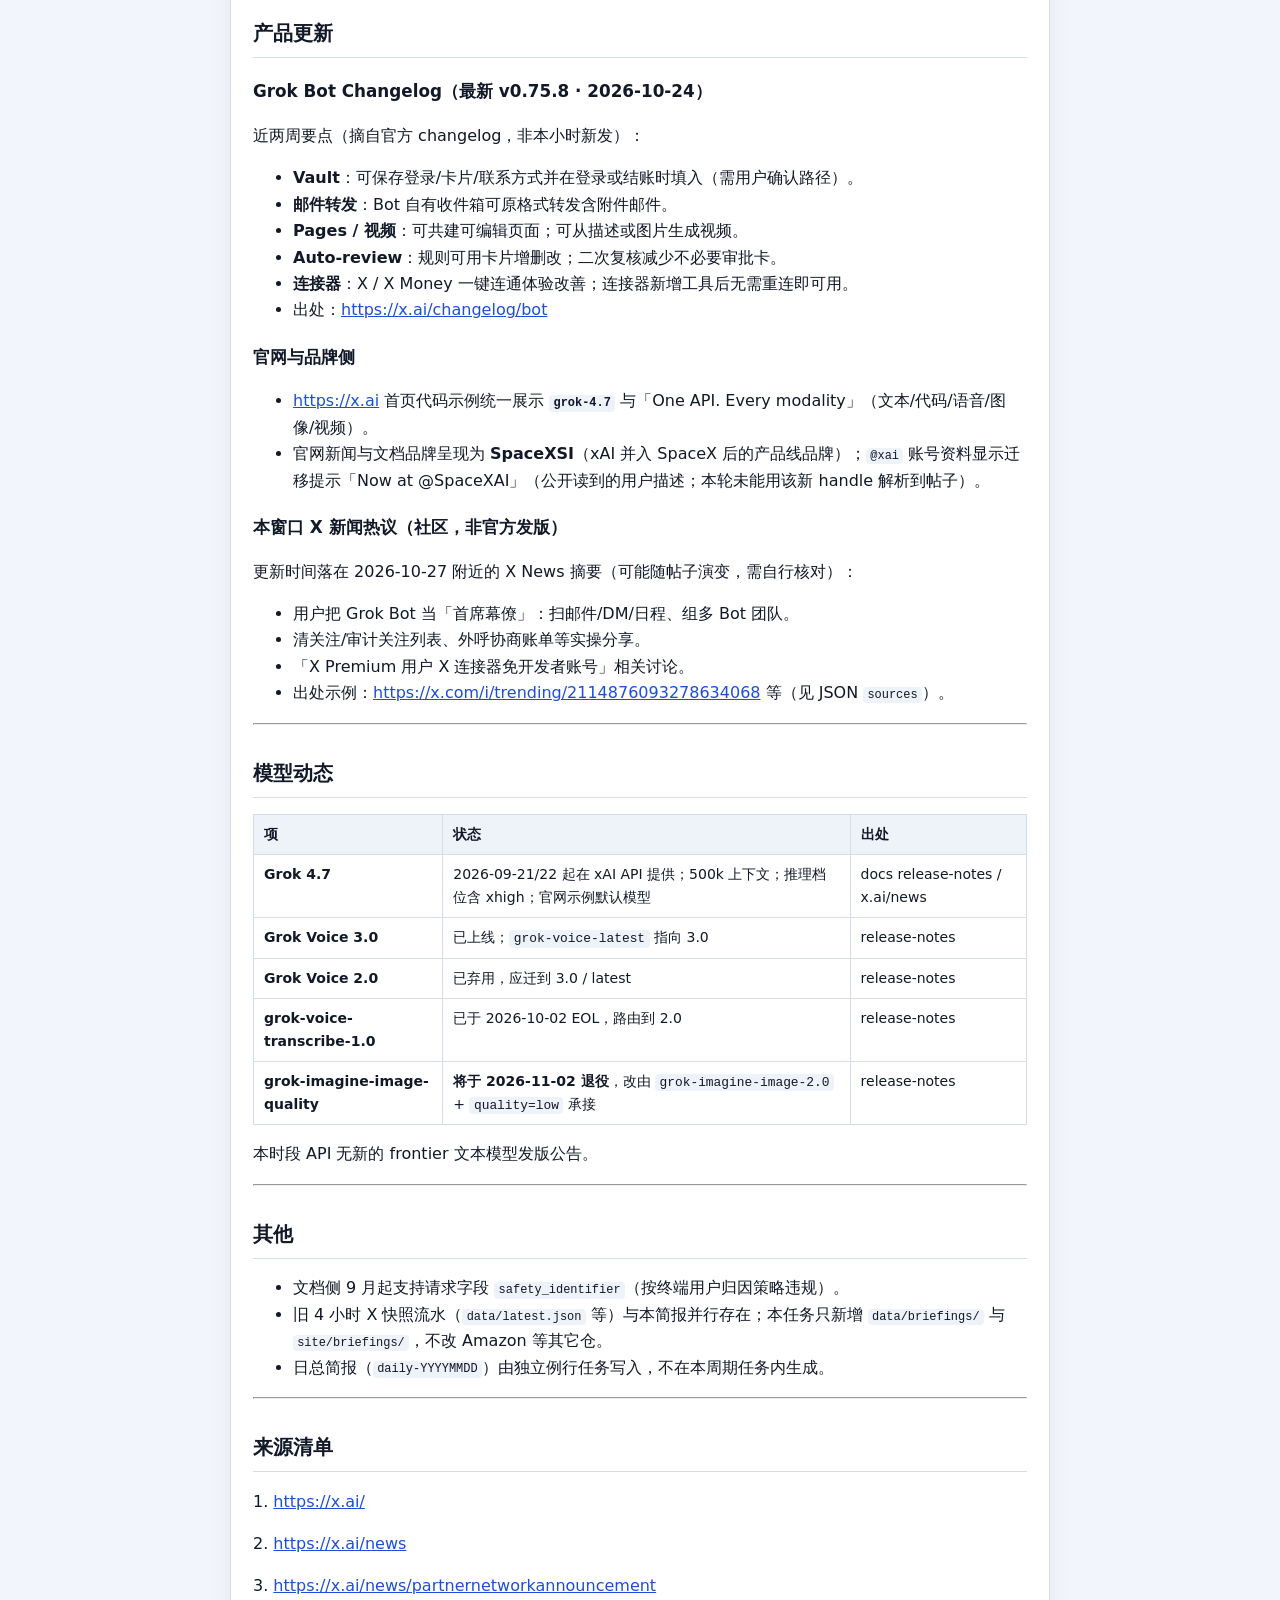
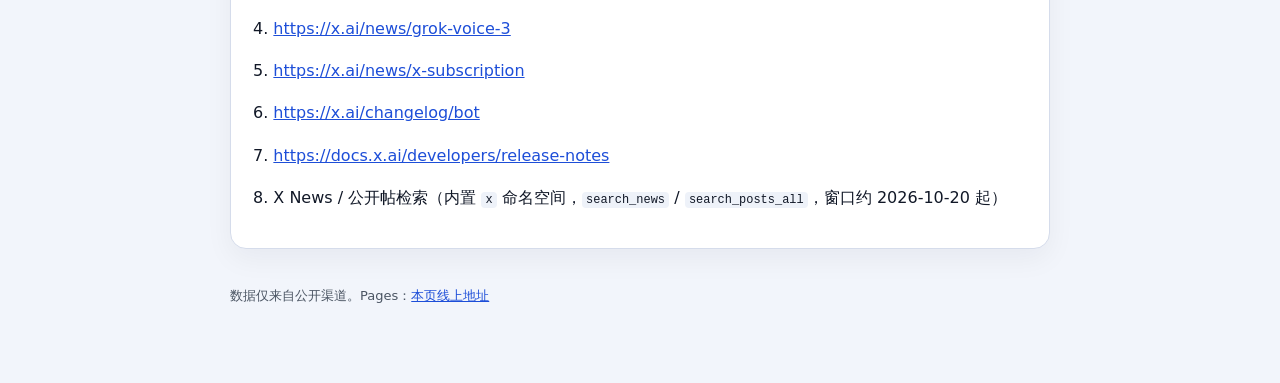
<file: site/briefings/period-20261027-21.html>
<!doctype html>
<html lang="zh-Hans">
<head>
  <meta charset="utf-8">
  <meta name="viewport" content="width=device-width, initial-scale=1">
  <meta name="description" content="xAI 周期简报 period-20261027-21">
  <title>xAI 周期简报 · period-20261027-21</title>
  <style>
    :root { color-scheme: light; --bg:#f2f5fb; --ink:#111827; --muted:#4b5563; --accent:#1d4ed8; --surface:#fff; --border:#d5dceb; }
    body { margin:0; font-family: system-ui,-apple-system,"Segoe UI","Noto Sans SC","PingFang SC","Microsoft YaHei",sans-serif; background: radial-gradient(circle at 8% 0%, #e4ecff 0, transparent 32rem), var(--bg); color:var(--ink); line-height:1.65; }
    .wrap { width:min(calc(100% - 32px), 820px); margin:0 auto; padding:28px 0 64px; }
    header { margin-bottom:24px; }
    .eyebrow { letter-spacing:.08em; text-transform:uppercase; color:var(--muted); font-size:12px; margin:0 0 8px; }
    h1 { font-size:1.75rem; margin:0 0 8px; }
    .meta { color:var(--muted); font-size:14px; }
    .card { background:var(--surface); border:1px solid var(--border); border-radius:16px; padding:20px 22px; box-shadow:0 10px 28px rgba(15,23,42,.05); margin:18px 0; }
    .highlights { background:#e0e7ff; border-color:#c7d2fe; }
    .highlights h2 { margin-top:0; font-size:1.1rem; }
    article h1 { display:none; }
    article h2 { font-size:1.25rem; margin-top:1.6em; border-bottom:1px solid var(--border); padding-bottom:.35em; }
    article h3 { font-size:1.05rem; margin-top:1.2em; }
    a { color:var(--accent); }
    table { border-collapse:collapse; width:100%; font-size:14px; margin:12px 0; }
    th,td { border:1px solid var(--border); padding:8px 10px; text-align:left; vertical-align:top; }
    th { background:#eef2f9; }
    code { background:#eef2f9; padding:0.1em 0.35em; border-radius:4px; font-size:.92em; }
    nav a { margin-right:14px; }
    footer { margin-top:36px; color:var(--muted); font-size:13px; }
  </style>
</head>
<body>
  <div class="wrap">
    <header>
      <p class="eyebrow">X AI NEWS · PERIOD BRIEFING</p>
      <h1>xAI 周期简报</h1>
      <p class="meta">标识 <code>period-20261027-21</code> · 生成 2026-10-27T21:50:42+08:00（Asia/Shanghai）</p>
      <nav class="meta" aria-label="站点导航">
        <a href="../">← 新闻站首页</a>
        <a href="./">简报目录</a>
      </nav>
    </header>
    <section class="card highlights" aria-labelledby="hl">
      <h2 id="hl">值得关注（3 条）</h2>
      <ol><li>企业伙伴网络（10-22）：130+ 早期伙伴</li><li>Grok Voice 3.0：AA 语音指数 86.9，价同 2.0</li><li>Grok Bot v0.75.8 + 本窗社区热议幕僚式用法</li></ol>
      <p class="meta">本时段无全新官方重大发布；以上为近窗口仍有效动态。</p>
    </section>
    <article class="card">
<h1>xAI 周期简报 · period-20261027-21</h1>
<ul>
<li><strong>周期</strong>：2026-10-27 21:00（Asia/Shanghai）整点起约 6 小时窗口（首轮）</li>
<li><strong>生成时间</strong>：见同名 JSON 的 <code>generated_at</code></li>
<li><strong>说明</strong>：本时段<strong>无全新官方重大产品/模型发布</strong>。下文以近约 8–14 天仍值得跟踪的官方动态为主，并补充本窗口内 X 上可核实的社区热议。不编造未核实条目。</li>
</ul>
<h2>值得关注的点</h2>
<p>1. <strong>企业伙伴网络已落地（10-22）</strong>：SpaceX Super Intelligence Partner Network 上线，早期接入 130+ 家；含 Transformation / Marketplace 两类伙伴（Bain、Databricks、NVIDIA、Snowflake 等具名）。企业落地与插件生态是后续跟踪重点。</p>
<p>2. <strong>Grok Voice 3.0 已是语音默认（10-14）</strong>：AA Speech-to-Speech Index 86.9 居首；API 价与 2.0 同为 $0.08/min；<code>grok-voice-latest</code> 已指向 3.0，2.0 弃用。</p>
<p>3. <strong>Grok Bot 迭代很快（截至 10-24 changelog）</strong>：v0.75.x 带来 Vault、邮件转发、Pages、视频生成、Auto-review 规则卡、X Money 一键连接等；本窗口 X 新闻侧重「幕僚式用法 / 清关注 / 外呼」社区实践，非新官方公告。</p>
<hr>
<h2>重大发布</h2>
<h3>SpaceX Super Intelligence Partner Network（公司 · 2026-10-22）</h3>
<ul>
<li>官方定位：面向共同客户的 Grok 产品/方案/服务伙伴计划。</li>
<li>两类伙伴：Transformation（企业部署与业务价值）与 Marketplace（插件与产品集成）。</li>
<li>早期接入超过 130 家公司；Forward Deployed Engineer 认证已在 30+ 组织开展培训。</li>
<li>申请入口：<a href="https://x.ai/partners" rel="noopener">https://x.ai/partners</a></li>
<li>出处：<a href="https://x.ai/news/partnernetworkannouncement" rel="noopener">https://x.ai/news/partnernetworkannouncement</a></li>
</ul>
<h3>The X Subscription（产品 · 2026-10-12）</h3>
<ul>
<li>将 Grok、Grok Bot、Cursor、X Premium 打进同一订阅；全球逐步放开。</li>
<li>付费档共享 Grok 模型用量池（Grok 应用 / X 上 Grok Tab / Cursor）；编码用量相对原 Cursor 档位更高。</li>
<li>出处：<a href="https://x.ai/news/x-subscription" rel="noopener">https://x.ai/news/x-subscription</a></li>
</ul>
<h3>Grok Voice 3.0（产品/模型 · 2026-10-14）</h3>
<ul>
<li>官方称「最智能的 speech-to-speech」；端到端延迟 &lt;1s；Tesla / Starlink 客服规模化使用（官网文案）。</li>
<li>Artificial Analysis：Speech-to-Speech Index <strong>86.9</strong>（#1）；Full Duplex Bench 97%。</li>
<li>API：<code>$0.08 / min</code>，与 Voice 2.0 同价；<code>grok-voice-latest</code> → 3.0。</li>
<li>出处：<a href="https://x.ai/news/grok-voice-3" rel="noopener">https://x.ai/news/grok-voice-3</a> 、<a href="https://docs.x.ai/developers/release-notes" rel="noopener">https://docs.x.ai/developers/release-notes</a></li>
</ul>
<hr>
<h2>产品更新</h2>
<h3>Grok Bot Changelog（最新 v0.75.8 · 2026-10-24）</h3>
<p>近两周要点（摘自官方 changelog，非本小时新发）：</p>
<ul>
<li><strong>Vault</strong>：可保存登录/卡片/联系方式并在登录或结账时填入（需用户确认路径）。</li>
<li><strong>邮件转发</strong>：Bot 自有收件箱可原格式转发含附件邮件。</li>
<li><strong>Pages / 视频</strong>：可共建可编辑页面；可从描述或图片生成视频。</li>
<li><strong>Auto-review</strong>：规则可用卡片增删改；二次复核减少不必要审批卡。</li>
<li><strong>连接器</strong>：X / X Money 一键连通体验改善；连接器新增工具后无需重连即可用。</li>
<li>出处：<a href="https://x.ai/changelog/bot" rel="noopener">https://x.ai/changelog/bot</a></li>
</ul>
<h3>官网与品牌侧</h3>
<ul>
<li><a href="https://x.ai" rel="noopener">https://x.ai</a> 首页代码示例统一展示 <strong><code>grok-4.7</code></strong> 与「One API. Every modality」（文本/代码/语音/图像/视频）。</li>
<li>官网新闻与文档品牌呈现为 <strong>SpaceXSI</strong>（xAI 并入 SpaceX 后的产品线品牌）；<code>@xai</code> 账号资料显示迁移提示「Now at @SpaceXAI」（公开读到的用户描述；本轮未能用该新 handle 解析到帖子）。</li>
</ul>
<h3>本窗口 X 新闻热议（社区，非官方发版）</h3>
<p>更新时间落在 2026-10-27 附近的 X News 摘要（可能随帖子演变，需自行核对）：</p>
<ul>
<li>用户把 Grok Bot 当「首席幕僚」：扫邮件/DM/日程、组多 Bot 团队。</li>
<li>清关注/审计关注列表、外呼协商账单等实操分享。</li>
<li>「X Premium 用户 X 连接器免开发者账号」相关讨论。</li>
<li>出处示例：<a href="https://x.com/i/trending/2114876093278634068" rel="noopener">https://x.com/i/trending/2114876093278634068</a> 等（见 JSON <code>sources</code>）。</li>
</ul>
<hr>
<h2>模型动态</h2>
<table>
<tr><th>项</th><th>状态</th><th>出处</th></tr>
<tr><td><strong>Grok 4.7</strong></td><td>2026-09-21/22 起在 xAI API 提供；500k 上下文；推理档位含 xhigh；官网示例默认模型</td><td>docs release-notes / x.ai/news</td></tr>
<tr><td><strong>Grok Voice 3.0</strong></td><td>已上线；<code>grok-voice-latest</code> 指向 3.0</td><td>release-notes</td></tr>
<tr><td><strong>Grok Voice 2.0</strong></td><td>已弃用，应迁到 3.0 / latest</td><td>release-notes</td></tr>
<tr><td><strong>grok-voice-transcribe-1.0</strong></td><td>已于 2026-10-02 EOL，路由到 2.0</td><td>release-notes</td></tr>
<tr><td><strong>grok-imagine-image-quality</strong></td><td><strong>将于 2026-11-02 退役</strong>，改由 <code>grok-imagine-image-2.0</code> + <code>quality=low</code> 承接</td><td>release-notes</td></tr>
</table>
<p>本时段 API 无新的 frontier 文本模型发版公告。</p>
<hr>
<h2>其他</h2>
<ul>
<li>文档侧 9 月起支持请求字段 <code>safety_identifier</code>（按终端用户归因策略违规）。</li>
<li>旧 4 小时 X 快照流水（<code>data/latest.json</code> 等）与本简报并行存在；本任务只新增 <code>data/briefings/</code> 与 <code>site/briefings/</code>，不改 Amazon 等其它仓。</li>
<li>日总简报（<code>daily-YYYYMMDD</code>）由独立例行任务写入，不在本周期任务内生成。</li>
</ul>
<hr>
<h2>来源清单</h2>
<p>1. <a href="https://x.ai/" rel="noopener">https://x.ai/</a></p>
<p>2. <a href="https://x.ai/news" rel="noopener">https://x.ai/news</a></p>
<p>3. <a href="https://x.ai/news/partnernetworkannouncement" rel="noopener">https://x.ai/news/partnernetworkannouncement</a></p>
<p>4. <a href="https://x.ai/news/grok-voice-3" rel="noopener">https://x.ai/news/grok-voice-3</a></p>
<p>5. <a href="https://x.ai/news/x-subscription" rel="noopener">https://x.ai/news/x-subscription</a></p>
<p>6. <a href="https://x.ai/changelog/bot" rel="noopener">https://x.ai/changelog/bot</a></p>
<p>7. <a href="https://docs.x.ai/developers/release-notes" rel="noopener">https://docs.x.ai/developers/release-notes</a></p>
<p>8. X News / 公开帖检索（内置 <code>x</code> 命名空间，<code>search_news</code> / <code>search_posts_all</code>，窗口约 2026-10-20 起）</p>
    </article>
    <footer>
      <p>数据仅来自公开渠道。Pages：<a href="https://g-186442733.github.io/x-ai-news/briefings/period-20261027-21.html">本页线上地址</a></p>
    </footer>
  </div>
</body>
</html>
</file>
<file: assets/site.css>
:root {
  color-scheme: light;
  --bg: #f2f5fb;
  --surface: #ffffff;
  --surface-muted: #eef2f9;
  --ink: #111827;
  --ink-soft: #1f2937;
  --muted: #4b5563;
  --border: #d5dceb;
  --accent: #1d4ed8;
  --accent-soft: #e0e7ff;
  --accent-ink: #1e3a8a;
  --dark: #0b1220;
  --dark-soft: #172554;
  --cyan: #67e8f9;
  --amber: #f59e0b;
  --radius: 16px;
  --wrap: 1180px;
  --shadow: 0 1px 2px rgba(15, 23, 42, 0.06), 0 10px 28px rgba(15, 23, 42, 0.05);
}

*,
*::before,
*::after {
  box-sizing: border-box;
}

html {
  scroll-behavior: smooth;
  -webkit-text-size-adjust: 100%;
}

body {
  margin: 0;
  background:
    radial-gradient(circle at 8% 0%, #e4ecff 0, transparent 32rem),
    radial-gradient(circle at 96% 22%, #e0f7fa 0, transparent 28rem),
    var(--bg);
  color: var(--ink);
  font-family: system-ui, -apple-system, "Segoe UI", Roboto, "Helvetica Neue", Arial,
    "Noto Sans SC", "PingFang SC", "Microsoft YaHei", sans-serif;
  font-size: 16px;
  line-height: 1.6;
}

a {
  color: var(--accent);
  text-decoration-thickness: 0.08em;
  text-underline-offset: 0.16em;
}

a:hover {
  text-decoration-thickness: 0.14em;
}

:where(a, button, summary, [tabindex]):focus-visible {
  outline: 3px solid var(--amber);
  outline-offset: 3px;
  border-radius: 4px;
}

[hidden] {
  display: none !important;
}

.wrap {
  width: min(calc(100% - 32px), var(--wrap));
  margin-inline: auto;
}

.skip-link {
  position: absolute;
  left: 12px;
  top: -120px;
  z-index: 100;
  padding: 12px 18px;
  min-height: 44px;
  background: #ffffff;
  color: var(--dark);
  border: 2px solid var(--amber);
  border-radius: 10px;
  font-weight: 800;
  text-decoration: none;
}

.skip-link:focus {
  top: 12px;
}

/* Header and language switch */
.site-header {
  padding: 30px 0 24px;
  background:
    radial-gradient(circle at 88% 12%, rgba(14, 116, 144, 0.55), transparent 24rem),
    linear-gradient(120deg, #0b1220 0%, #111c38 52%, #0b1220 100%);
  border-bottom: 1px solid rgba(148, 163, 184, 0.28);
  color: #f8fafc;
}

.header-grid {
  display: flex;
  align-items: flex-start;
  justify-content: space-between;
  gap: 24px;
  flex-wrap: wrap;
}

.brand {
  flex: 1 1 540px;
  min-width: 0;
}

.eyebrow {
  margin: 0 0 8px;
  color: #93c5fd;
  font-size: 0.72rem;
  font-weight: 800;
  letter-spacing: 0.16em;
  text-transform: uppercase;
}

.site-title {
  margin: 0 0 12px;
  font-size: clamp(1.9rem, 4.2vw, 3rem);
  line-height: 1.08;
  letter-spacing: -0.02em;
}

.brand-link {
  color: #ffffff;
  text-decoration: none;
}

.brand-link:hover .brand-en {
  color: #ffffff;
}

.brand-en {
  display: inline-block;
  margin-left: 0.28em;
  color: #cbd5e1;
  font-size: 0.58em;
  font-weight: 700;
  letter-spacing: 0;
  vertical-align: 0.15em;
}

.update-line {
  margin: 0;
  color: #e2e8f0;
  font-size: 0.92rem;
}

.update-label {
  color: #cbd5e1;
  font-weight: 700;
}

.update-line time,
.footer-meta time {
  color: #ffffff;
  font-weight: 700;
  font-variant-numeric: tabular-nums;
}

.stale-note {
  display: inline-block;
  margin: 12px 0 0;
  padding: 10px 14px;
  max-width: 100%;
  background: #451a03;
  border: 1px solid #b45309;
  border-left: 5px solid var(--amber);
  border-radius: 10px;
  color: #fffbeb;
  font-size: 0.88rem;
  font-weight: 700;
  overflow-wrap: anywhere;
}

.stale-sep {
  color: #fcd34d;
}

.language-switch {
  flex: 0 0 auto;
  align-self: center;
}

.lang-tabs {
  display: none;
  gap: 6px;
  padding: 6px;
  background: rgba(15, 23, 42, 0.55);
  border: 1px solid rgba(191, 219, 254, 0.35);
  border-radius: 999px;
  box-shadow: inset 0 1px 0 rgba(255, 255, 255, 0.08);
}

html.js .lang-tabs {
  display: inline-flex;
}

.lang-tab {
  min-width: 92px;
  min-height: 44px;
  padding: 9px 20px;
  border: 1px solid transparent;
  border-radius: 999px;
  background: transparent;
  color: #dbeafe;
  font: inherit;
  font-size: 0.92rem;
  font-weight: 800;
  cursor: pointer;
}

.lang-tab:hover {
  background: rgba(147, 197, 253, 0.16);
}

.lang-tab[aria-selected="true"] {
  background: #ffffff;
  color: var(--dark);
  border-color: #ffffff;
}

.nojs-nav {
  margin: 0 0 6px;
  color: #dbeafe;
  font-size: 0.88rem;
}

.nojs-nav a {
  color: #bfdbfe;
  font-weight: 700;
}

/* Main layout */
.site-main {
  display: flex;
  flex-direction: column;
  gap: 30px;
  padding-block: 30px 46px;
}

.lang-panel {
  min-width: 0;
}

.panel-heading-row {
  display: flex;
  align-items: baseline;
  gap: 12px;
  flex-wrap: wrap;
  margin: 0 0 18px;
  padding: 0 0 10px;
  border-bottom: 2px solid var(--border);
}

.panel-heading {
  margin: 0;
  color: var(--ink);
  font-size: 1.45rem;
  line-height: 1.2;
}

.panel-subheading {
  margin: 0;
  color: var(--muted);
  font-size: 0.88rem;
}

/* Grok Bot feature area */
.grokbot-hero {
  position: relative;
  isolation: isolate;
  overflow: hidden;
  margin: 0 0 28px;
  padding: clamp(20px, 3vw, 36px);
  background:
    radial-gradient(circle at 92% 4%, rgba(34, 211, 238, 0.3), transparent 21rem),
    linear-gradient(135deg, #0b1220 0%, #172554 58%, #0e4f68 100%);
  border: 1px solid rgba(147, 197, 253, 0.42);
  border-radius: 22px;
  box-shadow:
    0 24px 55px rgba(15, 23, 42, 0.24),
    inset 0 1px 0 rgba(255, 255, 255, 0.12);
  color: #f8fafc;
}

.grokbot-hero::after {
  content: "";
  position: absolute;
  inset: auto -8rem -10rem auto;
  z-index: -1;
  width: 24rem;
  height: 24rem;
  background: radial-gradient(circle, rgba(103, 232, 249, 0.2), transparent 68%);
  pointer-events: none;
}

.grokbot-kicker {
  margin: 0 0 8px;
  color: var(--cyan);
  font-size: 0.72rem;
  font-weight: 800;
  letter-spacing: 0.16em;
  text-transform: uppercase;
}

.grokbot-title {
  margin: 0 0 14px;
  color: #ffffff;
  font-size: clamp(1.65rem, 3.2vw, 2.45rem);
  line-height: 1.1;
  letter-spacing: -0.02em;
}

.grokbot-intro-title {
  margin: 0 0 8px;
  color: #e0f2fe;
  font-size: 1.12rem;
  font-weight: 800;
}

.grokbot-bullets {
  margin: 0;
  padding-left: 1.25em;
  color: #e2e8f0;
  font-size: 0.96rem;
}

.grokbot-bullets li {
  margin: 4px 0;
  overflow-wrap: anywhere;
}

.grokbot-fallback {
  margin: 0 0 8px;
  color: #fde68a;
  font-size: 0.86rem;
  font-weight: 700;
}

.grokbot-feed {
  margin-top: 24px;
  padding-top: 18px;
  border-top: 1px solid rgba(148, 163, 184, 0.38);
}

.grokbot-posts-title {
  margin: 0 0 12px;
  color: #bae6fd;
  font-size: 1rem;
  letter-spacing: 0.01em;
}

.grokbot-post-list {
  display: grid;
  grid-template-columns: repeat(auto-fit, minmax(min(100%, 300px), 1fr));
  gap: 14px;
}

.grokbot-hero .post-card {
  margin: 0;
  background: #f8fafc;
  border-color: rgba(255, 255, 255, 0.55);
  box-shadow: none;
}

.grokbot-hero .empty-state {
  background: rgba(15, 23, 42, 0.4);
  border-color: rgba(147, 197, 253, 0.42);
  color: #e2e8f0;
}

/* Cards and feeds */
.content-grid {
  display: grid;
  grid-template-columns: minmax(0, 2fr) minmax(260px, 1fr);
  gap: 26px;
  align-items: start;
}

.feed-column,
.sidebar {
  min-width: 0;
}

.sidebar {
  display: flex;
  flex-direction: column;
  gap: 24px;
}

.section-title {
  margin: 0 0 14px;
  color: var(--ink);
  font-size: 1.13rem;
  line-height: 1.3;
}

.section-title::before {
  content: "";
  display: inline-block;
  width: 5px;
  height: 1.02em;
  margin-right: 9px;
  background: var(--accent);
  border-radius: 3px;
  vertical-align: -0.12em;
}

.post-card,
.card {
  background: var(--surface);
  border: 1px solid var(--border);
  border-radius: var(--radius);
  box-shadow: var(--shadow);
}

.post-card {
  margin: 0 0 16px;
  padding: 18px 20px;
}

.post-head {
  display: flex;
  align-items: flex-start;
  justify-content: space-between;
  gap: 10px 16px;
  flex-wrap: wrap;
}

.post-author {
  min-width: 0;
  overflow-wrap: anywhere;
}

.author-name {
  color: var(--ink);
  font-weight: 800;
}

.username {
  margin-left: 7px;
  color: var(--muted);
  font-size: 0.86rem;
  overflow-wrap: anywhere;
}

.post-time {
  flex: 0 1 auto;
  color: var(--muted);
  font-size: 0.76rem;
  text-align: right;
  font-variant-numeric: tabular-nums;
}

.post-time time {
  color: var(--muted);
}

.post-text {
  margin: 13px 0 15px;
  color: var(--ink-soft);
  font-size: 1.02rem;
  white-space: pre-wrap;
  overflow-wrap: anywhere;
  word-break: break-word;
}

.post-foot {
  display: flex;
  align-items: center;
  justify-content: space-between;
  gap: 10px 16px;
  flex-wrap: wrap;
  padding-top: 11px;
  border-top: 1px solid var(--border);
}

.post-metrics {
  display: flex;
  flex-wrap: wrap;
  gap: 6px 16px;
}

.metric {
  display: inline-flex;
  align-items: baseline;
  gap: 5px;
  color: var(--muted);
  font-size: 0.82rem;
}

.metric-value {
  color: var(--ink);
  font-weight: 800;
  font-variant-numeric: tabular-nums;
}

.post-link-wrap {
  margin-left: auto;
}

.post-link {
  display: inline-flex;
  align-items: center;
  min-height: 44px;
  padding: 4px 6px;
  color: var(--accent);
  font-size: 0.86rem;
  font-weight: 800;
  text-decoration: none;
}

.post-link:hover {
  text-decoration: underline;
}

.empty-state {
  margin: 0;
  padding: 18px;
  background: var(--surface-muted);
  border: 1px dashed var(--border);
  border-radius: 12px;
  color: var(--muted);
  font-weight: 700;
  text-align: center;
}

/* News */
.news-section,
.trends-card {
  padding: 18px;
}

.news-list {
  display: flex;
  flex-direction: column;
}

.news-card {
  padding: 14px 0;
  border: 0;
  border-top: 1px solid var(--border);
  border-radius: 0;
  box-shadow: none;
  background: transparent;
}

.news-card:first-child {
  padding-top: 0;
  border-top: 0;
}

.news-card:last-child {
  padding-bottom: 0;
}

.news-meta {
  color: var(--muted);
  font-size: 0.75rem;
  font-variant-numeric: tabular-nums;
}

.news-title {
  margin: 4px 0 7px;
  color: var(--ink);
  font-size: 1rem;
  line-height: 1.4;
  overflow-wrap: anywhere;
}

.news-title a {
  color: var(--ink);
  text-decoration: none;
}

.news-title a:hover {
  color: var(--accent);
  text-decoration: underline;
}

.news-summary {
  margin: 0 0 8px;
  color: var(--muted);
  font-size: 0.9rem;
  overflow-wrap: anywhere;
}

.news-source {
  margin: 0 0 8px;
  color: var(--muted);
  font-size: 0.8rem;
  overflow-wrap: anywhere;
}

.news-source-label {
  margin-right: 0.4em;
  color: var(--ink);
  font-weight: 700;
}

.industry-news-section {
  margin-top: 14px;
}

.topics {
  display: flex;
  flex-wrap: wrap;
  gap: 6px;
  margin: 8px 0 0;
  padding: 0;
  list-style: none;
}

.topic {
  padding: 3px 9px;
  background: var(--accent-soft);
  border-radius: 999px;
  color: var(--accent-ink);
  font-size: 0.72rem;
  font-weight: 800;
}

/* Trends */
.trend-list {
  margin: 0;
  padding: 0;
  list-style: none;
}

.trend-item {
  display: flex;
  align-items: flex-start;
  gap: 10px;
  padding: 10px 0;
  border-top: 1px solid var(--border);
}

.trend-item:first-child {
  padding-top: 0;
  border-top: 0;
}

.trend-rank {
  flex: 0 0 auto;
  min-width: 2.2em;
  color: var(--accent);
  font-weight: 800;
  font-variant-numeric: tabular-nums;
}

.trend-body {
  display: flex;
  flex-direction: column;
  gap: 2px;
  min-width: 0;
}

.trend-link,
.trend-name {
  color: var(--ink);
  font-weight: 700;
  overflow-wrap: anywhere;
}

.trend-link {
  text-decoration: none;
}

.trend-link:hover {
  color: var(--accent);
  text-decoration: underline;
}

.trend-count {
  color: var(--muted);
  font-size: 0.78rem;
}

.trends-note {
  margin: 12px 0 0;
  color: var(--muted);
  font-size: 0.84rem;
  white-space: pre-wrap;
  overflow-wrap: anywhere;
}

.trend-empty {
  font-size: 1.05rem;
}

.time-unknown {
  color: var(--muted);
}

/* Footer */
.site-footer {
  margin-top: 10px;
  padding: 30px 0;
  background: var(--dark);
  border-top: 1px solid rgba(148, 163, 184, 0.24);
  color: #cbd5e1;
  font-size: 0.88rem;
}

.footer-inner p {
  margin: 0 0 9px;
}

.site-footer a {
  color: #93c5fd;
}

.footer-meta {
  color: #cbd5e1;
  font-variant-numeric: tabular-nums;
}

.source-details {
  margin-top: 16px;
  padding-top: 12px;
  border-top: 1px solid rgba(148, 163, 184, 0.3);
}

.source-details summary {
  display: inline-flex;
  align-items: center;
  min-height: 44px;
  color: #e2e8f0;
  font-weight: 700;
  cursor: pointer;
}

.source-details p {
  margin: 6px 0;
  color: #cbd5e1;
  overflow-wrap: anywhere;
}

/* Responsive */
@media (max-width: 767px) {
  .site-header {
    padding: 22px 0 18px;
  }

  .header-grid {
    display: block;
  }

  .language-switch {
    margin-top: 18px;
  }

  html.js .lang-tabs {
    display: flex;
    width: 100%;
  }

  .lang-tab {
    flex: 1 1 0;
    min-width: 0;
  }

  .site-main {
    gap: 24px;
    padding-block: 22px 34px;
  }

  .content-grid {
    grid-template-columns: minmax(0, 1fr);
    gap: 24px;
  }

  .grokbot-hero {
    padding: 18px;
    border-radius: 16px;
  }

  .grokbot-post-list {
    grid-template-columns: minmax(0, 1fr);
  }

  .post-card {
    padding: 16px;
  }

  .post-time {
    text-align: left;
  }

  .post-link-wrap {
    margin-left: 0;
  }

  .panel-heading-row {
    margin-bottom: 14px;
  }
}

@media (max-width: 380px) {
  .brand-en {
    display: block;
    margin: 4px 0 0;
  }

  .lang-tab {
    padding-inline: 12px;
  }

  .post-card {
    padding: 14px;
  }
}

@media (prefers-reduced-motion: reduce) {
  html {
    scroll-behavior: auto;
  }

  *,
  *::before,
  *::after {
    transition-duration: 0.01ms !important;
    animation-duration: 0.01ms !important;
    animation-iteration-count: 1 !important;
  }
}
</file>
